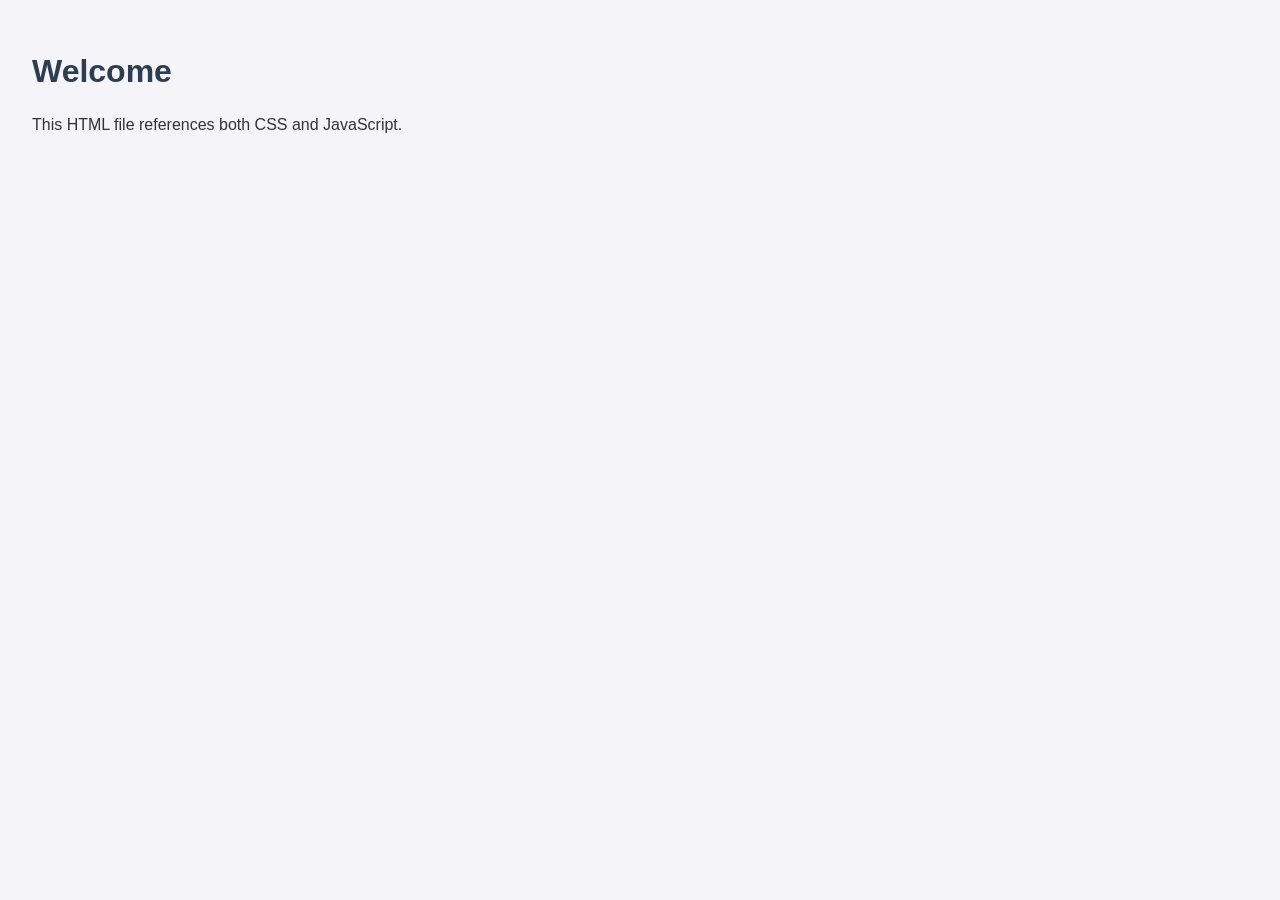
<file: index.html>
<!DOCTYPE html>
<html lang="en">
<head>
  <meta charset="UTF-8" />
  <meta name="viewport" content="width=device-width, initial-scale=1.0" />
  <title>Basic Web Page</title>
  <link rel="stylesheet" href="styles.css" />
</head>
<body>
  <h1>Welcome</h1>
  <p>This HTML file references both CSS and JavaScript.</p>

  <script src="app.js"></script>
</body>
</html>
</file>
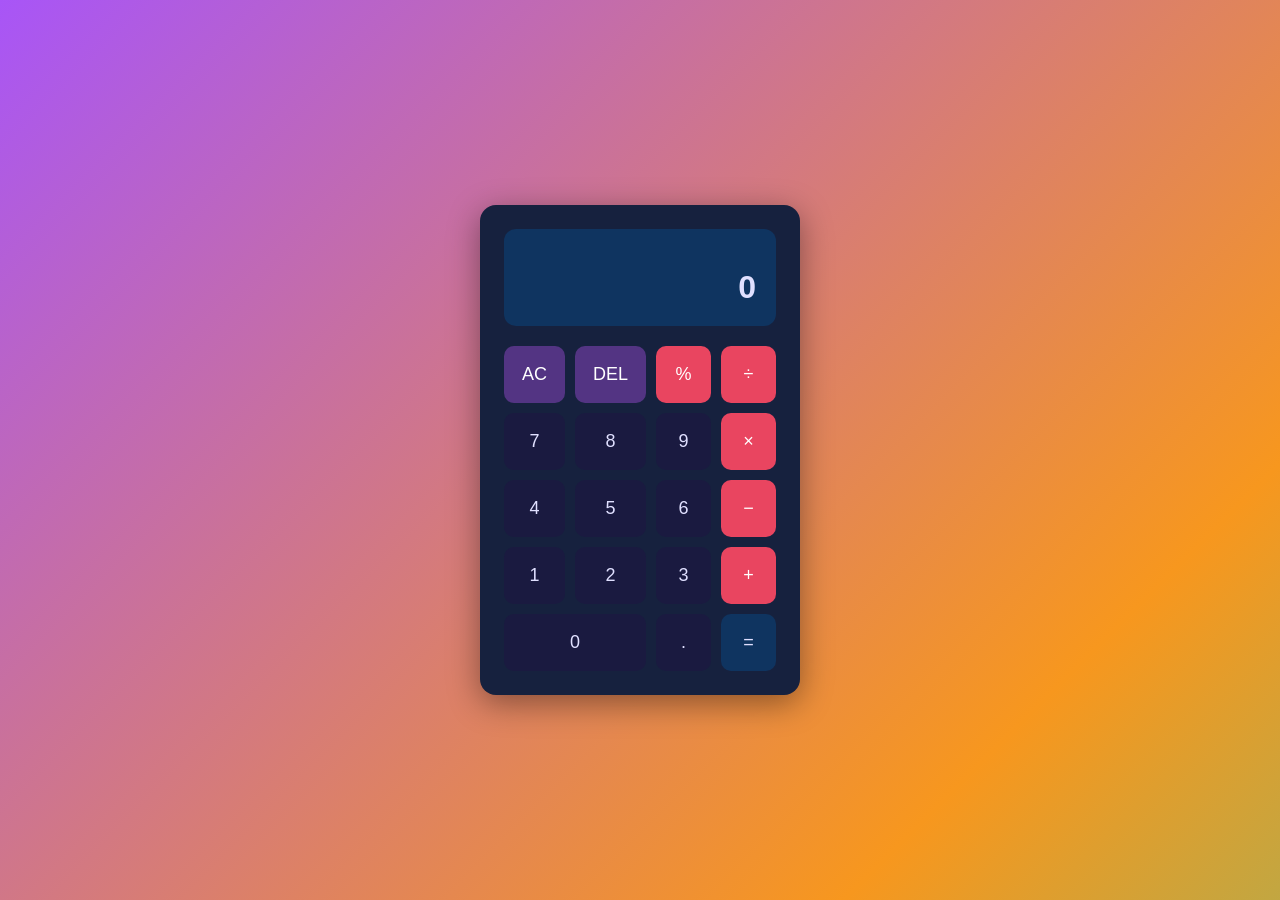
<file: calculator.html>
<!DOCTYPE html>
<html lang="en">
<head>
    <meta charset="UTF-8">
    <meta name="viewport" content="width=device-width, initial-scale=1.0">
    <title>Calculator</title>
    <style>
        * { margin: 0; padding: 0; box-sizing: border-box; }
        @keyframes gradientShift {
            0% { background-position: 0% 50%; }
            25% { background-position: 100% 50%; }
            50% { background-position: 100% 100%; }
            75% { background-position: 0% 100%; }
            100% { background-position: 0% 50%; }
        }
        body {
            display: flex; justify-content: center; align-items: center;
            min-height: 100vh; font-family: 'Segoe UI', sans-serif;
            background: linear-gradient(-45deg, #ee7752, #e73c7e, #23a6d5, #23d5ab, #f7971e, #a855f7);
            background-size: 400% 400%;
            animation: gradientShift 12s ease infinite;
        }
        .calculator {
            background: #16213e; border-radius: 16px; padding: 24px;
            box-shadow: 0 8px 32px rgba(0,0,0,0.4);
            width: 320px;
        }
        .display {
            background: #0f3460; border-radius: 12px; padding: 20px;
            margin-bottom: 20px; text-align: right; min-height: 80px;
            display: flex; flex-direction: column; justify-content: flex-end;
        }
        .display .previous {
            color: #a0a0b0; font-size: 14px; min-height: 20px;
        }
        .display .current {
            color: #e0e0ff; font-size: 32px; font-weight: 600;
            word-break: break-all;
        }
        .buttons { display: grid; grid-template-columns: repeat(4, 1fr); gap: 10px; }
        button {
            padding: 18px; font-size: 18px; border: none; border-radius: 10px;
            cursor: pointer; transition: background 0.2s, transform 0.1s;
            font-weight: 500;
        }
        button:active { transform: scale(0.95); }
        .btn-number { background: #1a1a40; color: #e0e0ff; }
        .btn-number:hover { background: #252560; }
        .btn-operator { background: #e94560; color: #fff; }
        .btn-operator:hover { background: #ff6b81; }
        .btn-equals { background: #0f3460; color: #e0e0ff; }
        .btn-equals:hover { background: #1a4a80; }
        .btn-clear { background: #533483; color: #fff; }
        .btn-clear:hover { background: #6a45a0; }
        .btn-span-two { grid-column: span 2; }
    </style>
</head>
<body>
    <div class="calculator">
        <div class="display">
            <div class="previous" id="previous"></div>
            <div class="current" id="current">0</div>
        </div>
        <div class="buttons">
            <button class="btn-clear" onclick="clearAll()">AC</button>
            <button class="btn-clear" onclick="deleteLast()">DEL</button>
            <button class="btn-operator" onclick="appendOperator('%')">%</button>
            <button class="btn-operator" onclick="appendOperator('/')">÷</button>

            <button class="btn-number" onclick="appendNumber('7')">7</button>
            <button class="btn-number" onclick="appendNumber('8')">8</button>
            <button class="btn-number" onclick="appendNumber('9')">9</button>
            <button class="btn-operator" onclick="appendOperator('*')">×</button>

            <button class="btn-number" onclick="appendNumber('4')">4</button>
            <button class="btn-number" onclick="appendNumber('5')">5</button>
            <button class="btn-number" onclick="appendNumber('6')">6</button>
            <button class="btn-operator" onclick="appendOperator('-')">−</button>

            <button class="btn-number" onclick="appendNumber('1')">1</button>
            <button class="btn-number" onclick="appendNumber('2')">2</button>
            <button class="btn-number" onclick="appendNumber('3')">3</button>
            <button class="btn-operator" onclick="appendOperator('+')">+</button>

            <button class="btn-number btn-span-two" onclick="appendNumber('0')">0</button>
            <button class="btn-number" onclick="appendNumber('.')">.</button>
            <button class="btn-equals" onclick="calculate()">=</button>
        </div>
    </div>

    <script>
        let currentValue = '0';
        let previousValue = '';
        let operator = null;
        let shouldReset = false;

        const currentDisplay = document.getElementById('current');
        const previousDisplay = document.getElementById('previous');

        function updateDisplay() {
            currentDisplay.textContent = currentValue;
            previousDisplay.textContent = previousValue;
        }

        function appendNumber(num) {
            if (shouldReset) {
                currentValue = '';
                shouldReset = false;
            }
            if (num === '.' && currentValue.includes('.')) return;
            if (currentValue === '0' && num !== '.') {
                currentValue = num;
            } else {
                currentValue += num;
            }
            updateDisplay();
        }

        function appendOperator(op) {
            if (operator && !shouldReset) calculate();
            const displayOps = { '/': ' ÷ ', '*': ' × ', '-': ' − ', '+': ' + ', '%': ' % ' };
            previousValue = currentValue + (displayOps[op] || ` ${op} `);
            operator = op;
            shouldReset = true;
            updateDisplay();
        }

        function calculate() {
            if (!operator) return;
            const prev = parseFloat(previousValue);
            const curr = parseFloat(currentValue);
            if (isNaN(prev) || isNaN(curr)) return;

            let result;
            switch (operator) {
                case '+': result = prev + curr; break;
                case '-': result = prev - curr; break;
                case '*': result = prev * curr; break;
                case '/': result = curr === 0 ? 'Error' : prev / curr; break;
                case '%': result = prev % curr; break;
            }

            currentValue = result === 'Error' ? 'Error' : parseFloat(result.toFixed(10)).toString();
            previousValue = '';
            operator = null;
            shouldReset = true;
            updateDisplay();
        }

        function clearAll() {
            currentValue = '0';
            previousValue = '';
            operator = null;
            shouldReset = false;
            updateDisplay();
        }

        function deleteLast() {
            if (currentValue.length === 1 || currentValue === 'Error') {
                currentValue = '0';
            } else {
                currentValue = currentValue.slice(0, -1);
            }
            updateDisplay();
        }

        // Keyboard support
        document.addEventListener('keydown', (e) => {
            if (e.key >= '0' && e.key <= '9' || e.key === '.') appendNumber(e.key);
            else if (['+', '-', '*', '/', '%'].includes(e.key)) appendOperator(e.key);
            else if (e.key === 'Enter' || e.key === '=') calculate();
            else if (e.key === 'Backspace') deleteLast();
            else if (e.key === 'Escape') clearAll();
        });
    </script>
</body>
</html>
</file>
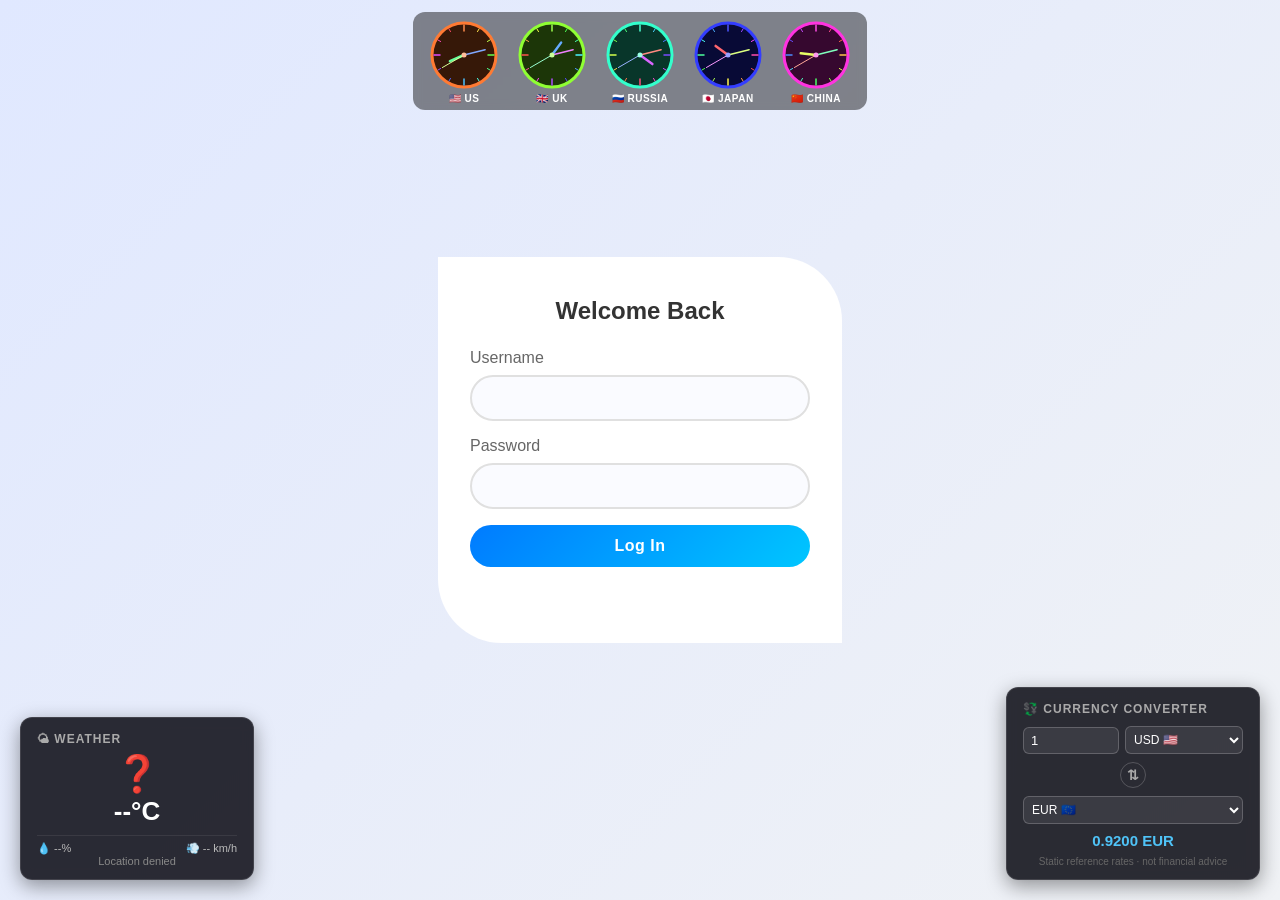
<file: login.html>
<!DOCTYPE html>
<html lang="en">
<head>
    <meta charset="UTF-8">
    <meta name="viewport" content="width=device-width, initial-scale=1.0">
    <title>Login Screen</title>
    <style>
        /* ── Keyframe Animations ─────────────────────────── */
        @keyframes bgShift {
            0%   { background-position: 0% 50%; }
            50%  { background-position: 100% 50%; }
            100% { background-position: 0% 50%; }
        }
        @keyframes fadeSlideUp {
            from { opacity: 0; transform: translateY(30px); }
            to   { opacity: 1; transform: translateY(0); }
        }
        @keyframes fadeSlideDown {
            from { opacity: 0; transform: translateX(-50%) translateY(-20px); }
            to   { opacity: 1; transform: translateX(-50%) translateY(0); }
        }
        @keyframes fadeSlideLeft {
            from { opacity: 0; transform: translateX(40px); }
            to   { opacity: 1; transform: translateX(0); }
        }
        @keyframes fadeSlideRight {
            from { opacity: 0; transform: translateX(-40px); }
            to   { opacity: 1; transform: translateX(0); }
        }
        @keyframes float {
            0%, 100% { transform: translateY(0px); }
            50%      { transform: translateY(-6px); }
        }
        @keyframes pulseGlow {
            0%, 100% { box-shadow: 0 4px 6px rgba(0,0,0,0.1); }
            50%       { box-shadow: 0 8px 30px rgba(0,123,255,0.35); }
        }
        @keyframes btnPulse {
            0%, 100% { box-shadow: 0 0 0 0 rgba(0,123,255,0.5); }
            50%       { box-shadow: 0 0 0 8px rgba(0,123,255,0); }
        }
        @keyframes iconBounce {
            0%, 100% { transform: translateY(0) scale(1); }
            30%       { transform: translateY(-6px) scale(1.15); }
            60%       { transform: translateY(2px) scale(0.95); }
        }
        @keyframes iconSpin {
            from { transform: rotate(0deg); }
            to   { transform: rotate(360deg); }
        }
        @keyframes resultPop {
            0%   { transform: scale(1); }
            40%  { transform: scale(1.18); }
            100% { transform: scale(1); }
        }
        @keyframes clockPulse {
            0%, 100% { box-shadow: 0 2px 8px rgba(0,0,0,0.4); }
            50%       { box-shadow: 0 0 14px 4px rgba(100,200,255,0.3); }
        }
        @keyframes widgetGlow {
            0%, 100% { border-color: rgba(255,255,255,0.12); }
            50%       { border-color: rgba(79,195,247,0.45); }
        }
        @keyframes tempPulse {
            0%, 100% { color: #4fc3f7; }
            50%       { color: #81d4fa; }
        }
        @keyframes shimmer {
            0%   { background-position: -200% center; }
            100% { background-position: 200% center; }
        }

        body {
            font-family: Arial, sans-serif;
            display: flex;
            justify-content: center;
            align-items: center;
            height: 100vh;
            margin: 0;
            background: linear-gradient(135deg, #e0e8ff, #f0f2f5, #e8f4fd, #edf5e0, #f5e8fd);
            background-size: 400% 400%;
            animation: bgShift 12s ease infinite;
        }
        .login-container {
            background-color: white;
            padding: 2.5rem 2rem;
            /* Diagonal pill: top-right & bottom-left fully rounded, others sharp */
            border-radius: 0 4rem 0 4rem;
            width: 100%;
            max-width: 340px;
            animation: fadeSlideUp 0.7s ease both, float 6s ease-in-out 1s infinite, pulseGlow 4s ease-in-out infinite;
        }
        .login-container h2 {
            text-align: center;
            margin-top: 0;
            margin-bottom: 1.5rem;
            color: #333;
        }
        .form-group {
            margin-bottom: 1rem;
        }
        .form-group label {
            display: block;
            margin-bottom: 0.5rem;
            color: #666;
        }
        .form-group input {
            width: 100%;
            padding: 0.75rem 1.2rem;
            border: 2px solid #e0e0e0;
            border-radius: 999px; /* pill */
            box-sizing: border-box;
            font-size: 1rem;
            transition: border-color 0.2s, box-shadow 0.2s;
            background: #fafbff;
        }
        .form-group input:focus {
            outline: none;
            border-color: #007bff;
            background: #fff;
            box-shadow: 0 0 0 3px rgba(0,123,255,.18);
        }
        button {
            width: 100%;
            padding: 0.75rem 2rem;
            background: linear-gradient(135deg, #007bff, #00c6ff);
            color: white;
            border: none;
            border-radius: 999px; /* pill */
            font-size: 1rem;
            font-weight: 600;
            letter-spacing: 0.5px;
            cursor: pointer;
            transition: background 0.2s, transform 0.15s, box-shadow 0.2s;
            animation: btnPulse 2.5s ease-in-out infinite;
        }
        button:hover {
            background: linear-gradient(135deg, #0056b3, #0099cc);
            transform: scale(1.04);
            box-shadow: 0 6px 20px rgba(0,123,255,0.4);
        }
        button:active {
            transform: scale(0.97);
        }
        #message {
            margin-top: 1rem;
            text-align: center;
            font-size: 0.9rem;
            min-height: 1.2rem;
        }
        .success { color: #28a745; }
        .error { color: #dc3545; }

        /* World clocks – top center */
        #worldClocks {
            position: fixed;
            top: 12px;
            left: 50%;
            transform: translateX(-50%);
            display: flex;
            gap: 18px;
            align-items: flex-start;
            background: rgba(0,0,0,0.45);
            padding: 8px 16px 6px;
            border-radius: 12px;
            backdrop-filter: blur(4px);
            animation: fadeSlideDown 0.6s ease 0.2s both;
        }
        .world-clock {
            display: flex;
            flex-direction: column;
            align-items: center;
            gap: 3px;
            transition: transform 0.2s;
        }
        .world-clock:hover { transform: scale(1.08) translateY(-3px); }
        .world-clock canvas {
            border-radius: 50%;
            animation: clockPulse 3s ease-in-out infinite;
        }
        .world-clock:nth-child(1) canvas { animation-delay: 0s; }
        .world-clock:nth-child(2) canvas { animation-delay: 0.6s; }
        .world-clock:nth-child(3) canvas { animation-delay: 1.2s; }
        .world-clock:nth-child(4) canvas { animation-delay: 1.8s; }
        .world-clock:nth-child(5) canvas { animation-delay: 2.4s; }
        .world-clock .tz-label {
            color: #fff;
            font-size: 10px;
            font-weight: 600;
            letter-spacing: 0.5px;
            text-transform: uppercase;
        }

        /* Currency Converter – bottom right */
        #currencyConverter {
            position: fixed;
            bottom: 20px;
            right: 20px;
            background: rgba(15, 15, 25, 0.88);
            backdrop-filter: blur(6px);
            border: 1px solid rgba(255,255,255,0.12);
            border-radius: 12px;
            padding: 14px 16px 12px;
            width: 220px;
            color: #fff;
            box-shadow: 0 6px 20px rgba(0,0,0,0.4);
            font-size: 13px;
            animation: fadeSlideLeft 0.6s ease 0.4s both, widgetGlow 4s ease-in-out 1s infinite;
        }
        #currencyConverter h4 {
            margin: 0 0 10px;
            font-size: 12px;
            text-transform: uppercase;
            letter-spacing: 1px;
            color: #aaa;
        }
        .cc-row {
            display: flex;
            align-items: center;
            gap: 6px;
            margin-bottom: 8px;
        }
        .cc-row input[type="number"] {
            width: 80px;
            padding: 5px 7px;
            border-radius: 6px;
            border: 1px solid rgba(255,255,255,0.2);
            background: rgba(255,255,255,0.08);
            color: #fff;
            font-size: 13px;
            outline: none;
        }
        .cc-row input[type="number"]:focus {
            border-color: #007bff;
        }
        .cc-row select {
            flex: 1;
            padding: 5px 4px;
            border-radius: 6px;
            border: 1px solid rgba(255,255,255,0.2);
            background: rgba(255,255,255,0.08);
            color: #fff;
            font-size: 12px;
            outline: none;
            cursor: pointer;
        }
        .cc-row select option { background: #1a1a2e; color: #fff; }
        .cc-swap {
            background: none;
            border: 1px solid rgba(255,255,255,0.2);
            border-radius: 50%;
            color: #aaa;
            width: 26px;
            height: 26px;
            font-size: 14px;
            cursor: pointer;
            display: flex;
            align-items: center;
            justify-content: center;
            margin: 0 auto 8px;
            transition: color 0.2s, border-color 0.2s, transform 0.3s;
            padding: 0;
            animation: none; /* override generic button pulse */
        }
        .cc-swap:hover { color: #fff; border-color: #007bff; transform: rotate(180deg) scale(1.2); }
        #cc-result {
            text-align: center;
            font-size: 15px;
            font-weight: 600;
            color: #4fc3f7;
            min-height: 20px;
        }
        #cc-rate-note {
            text-align: center;
            font-size: 10px;
            color: #666;
            margin-top: 4px;
        }

        /* Weather Widget – bottom left */
        #weatherWidget {
            position: fixed;
            bottom: 20px;
            left: 20px;
            background: rgba(15, 15, 25, 0.88);
            backdrop-filter: blur(6px);
            border: 1px solid rgba(255,255,255,0.12);
            border-radius: 12px;
            padding: 14px 16px 12px;
            width: 200px;
            color: #fff;
            box-shadow: 0 6px 20px rgba(0,0,0,0.4);
            font-size: 13px;
            animation: fadeSlideRight 0.6s ease 0.6s both, widgetGlow 4s ease-in-out 2s infinite;
        }
        #weatherWidget h4 {
            margin: 0 0 10px;
            font-size: 12px;
            text-transform: uppercase;
            letter-spacing: 1px;
            color: #aaa;
        }
        #weather-icon {
            font-size: 36px;
            text-align: center;
            line-height: 1;
            margin-bottom: 4px;
            display: inline-block;
            width: 100%;
            animation: iconBounce 3s ease-in-out infinite;
        }
        #weather-icon.spin {
            animation: iconSpin 1.2s linear infinite;
        }
        #weather-temp {
            text-align: center;
            font-size: 26px;
            font-weight: 700;
            animation: tempPulse 3s ease-in-out infinite;
        }
        #weather-desc {
            text-align: center;
            font-size: 12px;
            color: #ccc;
            margin: 2px 0 8px;
        }
        #weather-location {
            text-align: center;
            font-size: 11px;
            color: #aaa;
            margin-bottom: 6px;
        }
        .weather-detail {
            display: flex;
            justify-content: space-between;
            font-size: 11px;
            color: #bbb;
            border-top: 1px solid rgba(255,255,255,0.08);
            padding-top: 6px;
            margin-top: 4px;
        }
        #weather-status {
            text-align: center;
            font-size: 11px;
            color: #888;
        }
    </style>
</head>
<body>
    <div class="login-container">
        <h2>Welcome Back</h2>
        <form id="loginForm">
            <div class="form-group">
                <label for="username">Username</label>
                <input type="text" id="username" name="username" required autocomplete="username">
            </div>
            <div class="form-group">
                <label for="password">Password</label>
                <input type="password" id="password" name="password" required autocomplete="current-password">
            </div>
            <button type="submit">Log In</button>
        </form>
        <div id="message"></div>
    </div>
    <!-- World Clocks -->
    <div id="worldClocks">
        <div class="world-clock">
            <canvas id="clock-us" width="70" height="70" data-tz="America/New_York"></canvas>
            <span class="tz-label">🇺🇸 US</span>
        </div>
        <div class="world-clock">
            <canvas id="clock-uk" width="70" height="70" data-tz="Europe/London"></canvas>
            <span class="tz-label">🇬🇧 UK</span>
        </div>
        <div class="world-clock">
            <canvas id="clock-ru" width="70" height="70" data-tz="Europe/Moscow"></canvas>
            <span class="tz-label">🇷🇺 Russia</span>
        </div>
        <div class="world-clock">
            <canvas id="clock-jp" width="70" height="70" data-tz="Asia/Tokyo"></canvas>
            <span class="tz-label">🇯🇵 Japan</span>
        </div>
        <div class="world-clock">
            <canvas id="clock-cn" width="70" height="70" data-tz="Asia/Shanghai"></canvas>
            <span class="tz-label">🇨🇳 China</span>
        </div>
    </div>
    <!-- Currency Converter -->
    <div id="currencyConverter">
        <h4>💱 Currency Converter</h4>
        <div class="cc-row">
            <input type="number" id="cc-amount" value="1" min="0" step="any">
            <select id="cc-from">
                <option value="USD">USD 🇺🇸</option>
                <option value="EUR">EUR 🇪🇺</option>
                <option value="GBP">GBP 🇬🇧</option>
                <option value="JPY">JPY 🇯🇵</option>
                <option value="CNY">CNY 🇨🇳</option>
                <option value="RUB">RUB 🇷🇺</option>
                <option value="INR">INR 🇮🇳</option>
                <option value="CAD">CAD 🇨🇦</option>
                <option value="AUD">AUD 🇦🇺</option>
                <option value="CHF">CHF 🇨🇭</option>
            </select>
        </div>
        <button class="cc-swap" id="cc-swap-btn" title="Swap currencies">⇅</button>
        <div class="cc-row">
            <select id="cc-to" style="flex:1">
                <option value="USD">USD 🇺🇸</option>
                <option value="EUR" selected>EUR 🇪🇺</option>
                <option value="GBP">GBP 🇬🇧</option>
                <option value="JPY">JPY 🇯🇵</option>
                <option value="CNY">CNY 🇨🇳</option>
                <option value="RUB">RUB 🇷🇺</option>
                <option value="INR">INR 🇮🇳</option>
                <option value="CAD">CAD 🇨🇦</option>
                <option value="AUD">AUD 🇦🇺</option>
                <option value="CHF">CHF 🇨🇭</option>
            </select>
        </div>
        <div id="cc-result">—</div>
        <div id="cc-rate-note">Static reference rates · not financial advice</div>
    </div>

    <!-- Weather Widget -->
    <div id="weatherWidget">
        <h4>🌤 Weather</h4>
        <div id="weather-icon">⏳</div>
        <div id="weather-temp">--°C</div>
        <div id="weather-desc">Fetching...</div>
        <div id="weather-location"></div>
        <div class="weather-detail">
            <span id="weather-humidity">💧 --%</span>
            <span id="weather-wind">💨 -- km/h</span>
        </div>
        <div id="weather-status"></div>
    </div>

    <script src="login.js"></script>
</body>
</html>
</file>
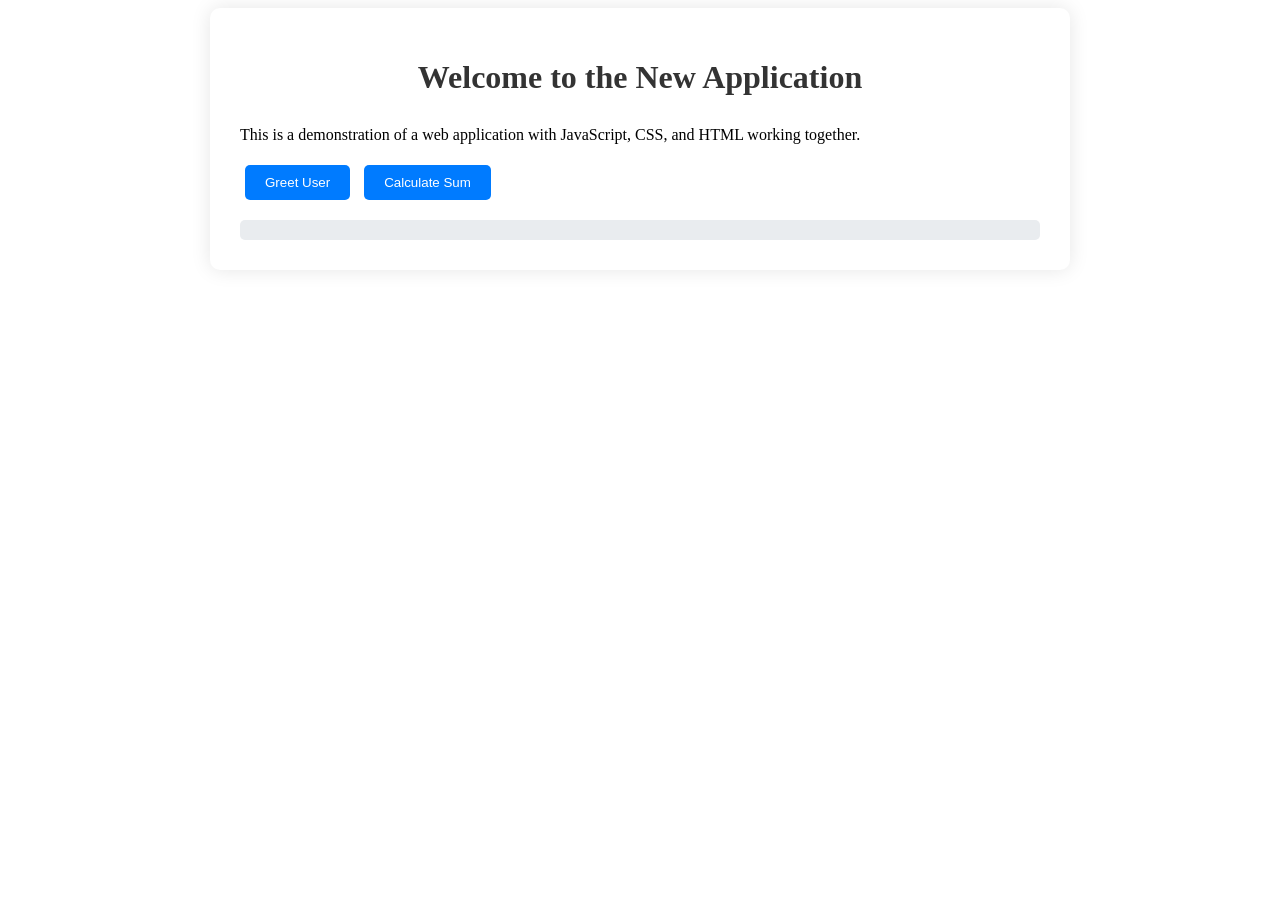
<file: new-index.html>
<!DOCTYPE html>
<html lang="en">
<head>
    <meta charset="UTF-8">
    <meta name="viewport" content="width=device-width, initial-scale=1.0">
    <title>New Application</title>
    <link rel="stylesheet" href="new-styles.css">
</head>
<body>
    <div class="container">
        <h1>Welcome to the New Application</h1>
        <div id="content">
            <p>This is a demonstration of a web application with JavaScript, CSS, and HTML working together.</p>
            <button onclick="greetUser('Visitor')">Greet User</button>
            <button onclick="calculateAndDisplay()">Calculate Sum</button>
            <div id="result"></div>
            <div id="timer"></div>
        </div>
    </div>

    <script src="new-app.js"></script>
</body>
</html>
</file>
<file: styles.css>
/* Basic CSS styling rules */
body {
  font-family: Arial, sans-serif;
  background-color: #f4f4f9;
  color: #333;
  margin: 0;
  padding: 2rem;
}

h1 {
  color: #2c3e50;
}

p {
  line-height: 1.6;
}

button {
  background-color: #2c3e50;
  color: #fff;
  border: none;
  padding: 0.6rem 1rem;
  border-radius: 6px;
  cursor: pointer;
  font-size: 1rem;
}

button:hover {
  background-color: #1f2d3a;
}
</file>
<file: new-styles.css>
1. Execute a command with pipes (e.g., `ls | grep ".js"`)
  2. Run a multi-command chain with `&&` (e.g., `mkdir test && cd test && touch file.txt`)
  3. Execute a command with conditional execution (e.g., `test -d folder || mkdir folder`)
  4. Run a command with subshells (e.g., `echo $(date)`)
  5. Execute a command with background processes (e.g., `sleep 5 &`)/* New CSS file with styling rules */
body {
  font-family: Arial, sans-serif;
  margin: 0;
  padding: 20px;
  background-color: #f4f4f4;
}

.container {
  max-width: 800px;
  margin: 0 auto;
  background-color: white;
  padding: 30px;
  border-radius: 10px;
  box-shadow: 0 0 20px rgba(0, 0, 0, 0.1);
}

h1 {
  color: #333;
  text-align: center;
  margin-bottom: 30px;
}

button {
  background-color: #007bff;
  color: white;
  padding: 10px 20px;
  border: none;
  border-radius: 5px;
  cursor: pointer;
  margin: 5px;
}

button:hover {
  background-color: #0056b3;
}

input[type="text"] {
  width: 100%;
  padding: 10px;
  margin-bottom: 15px;
  border: 1px solid #ddd;
  border-radius: 5px;
}

.error {
  color: red;
  font-size: 14px;
  margin-top: 5px;
}

.success {
  color: green;
  font-size: 14px;
  margin-top: 5px;
}

#timer {
  background-color: #e9ecef;
  padding: 10px;
  border-radius: 5px;
  text-align: center;
  font-weight: bold;
  color: #495057;
  margin-top: 15px;
}
</file>
